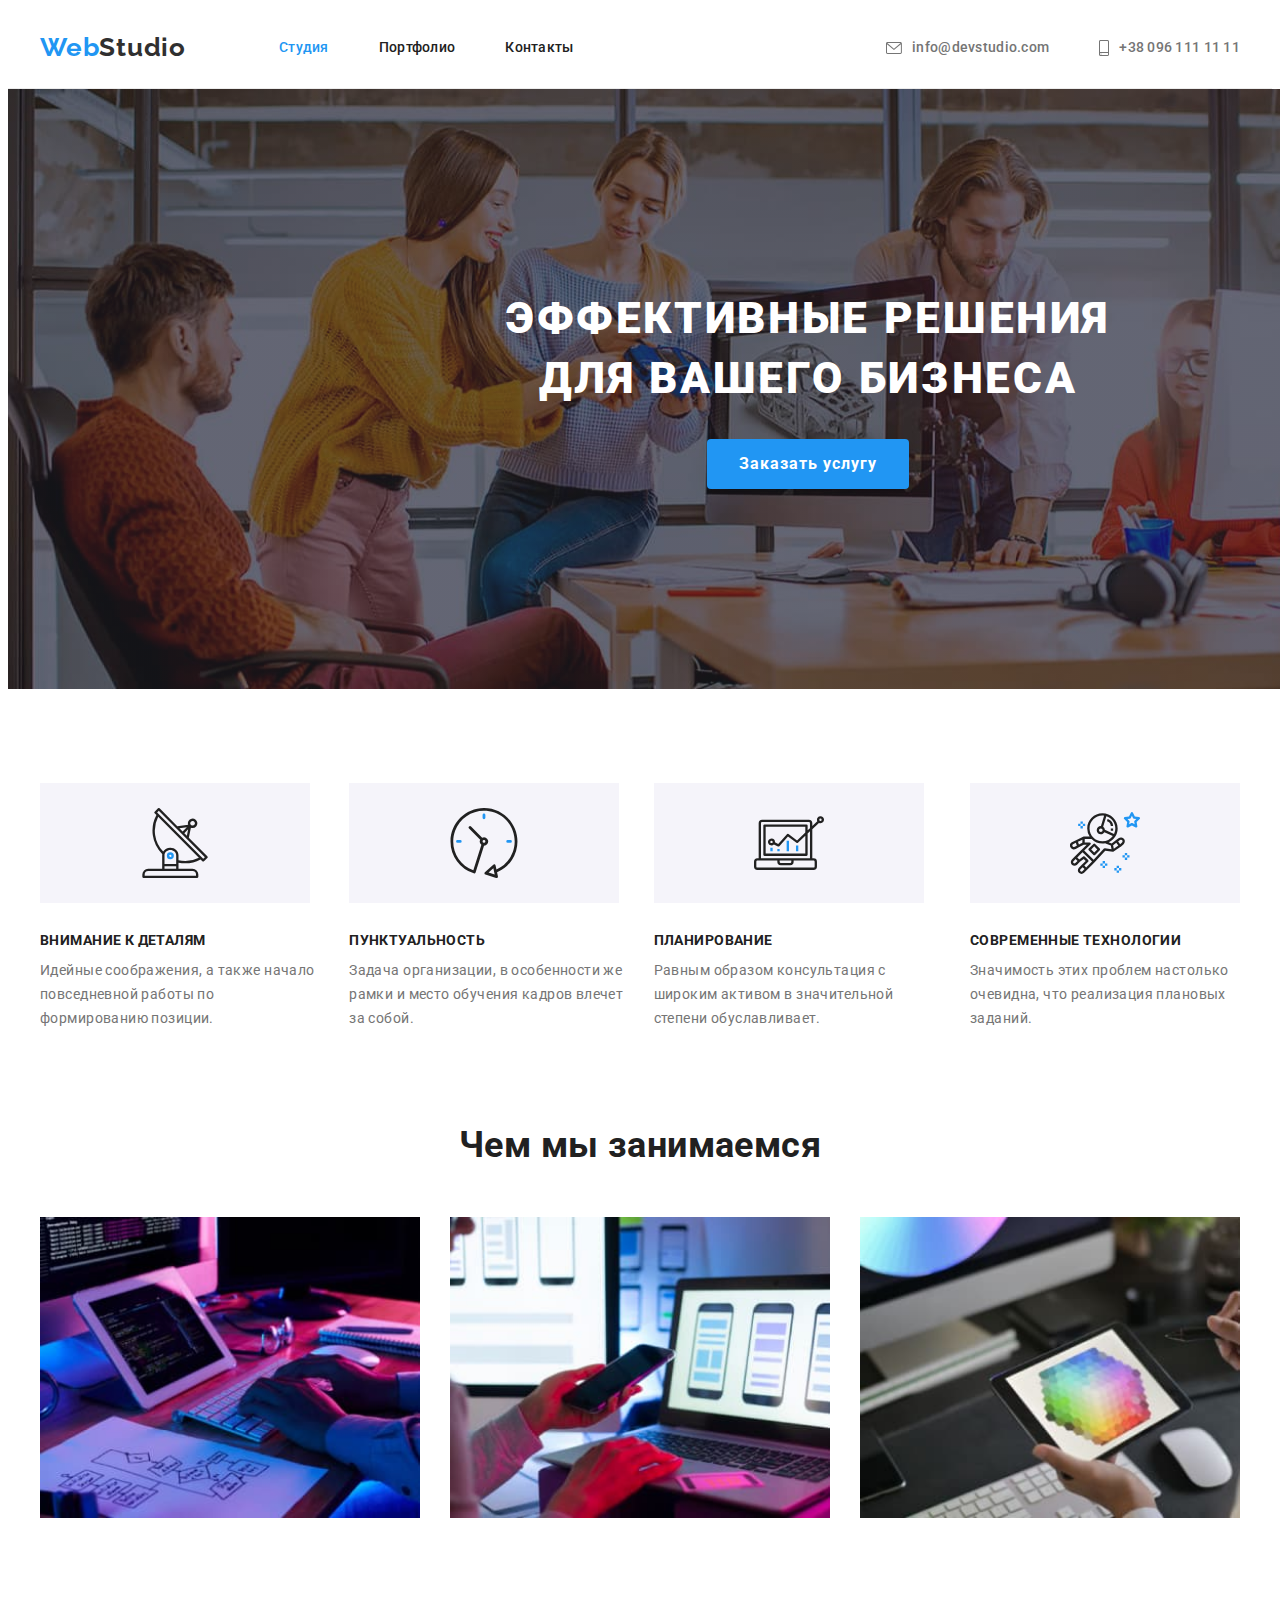
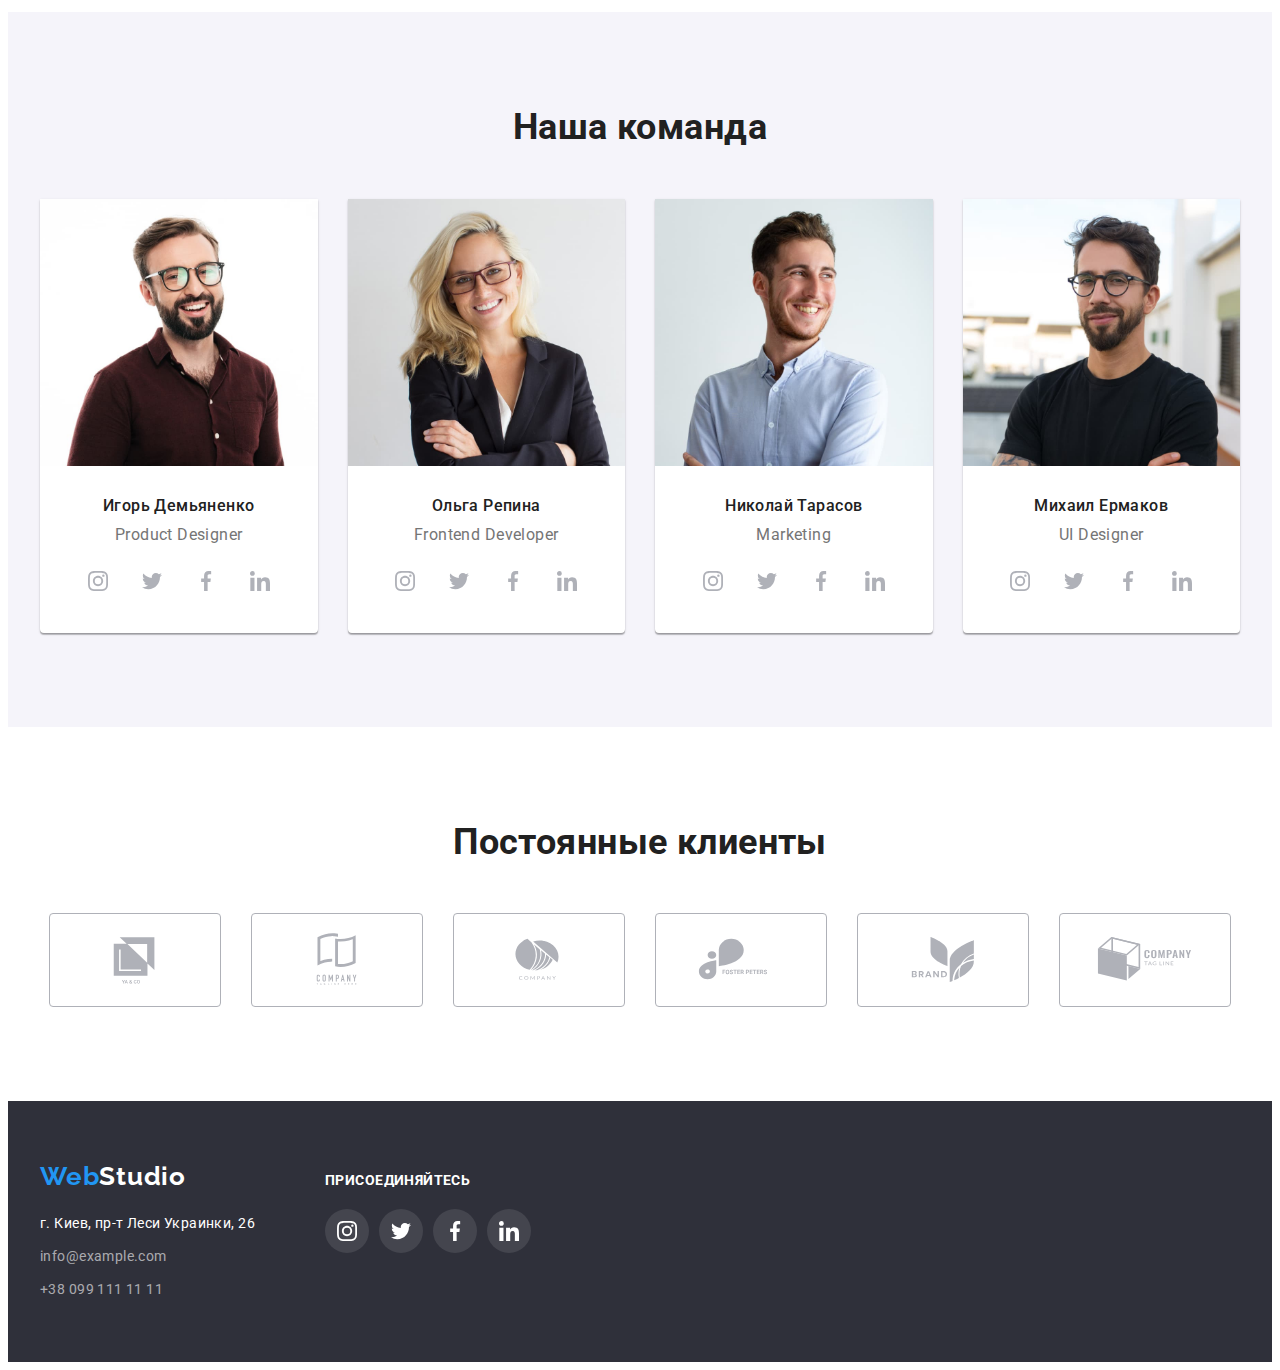
<file: index.html>
<!DOCTYPE html>
<html lang="ru">
  <head>
    <meta charset="UTF-8" />
    <meta http-equiv="X-UA-Compatible" content="IE=edge" />
    <meta name="viewport" content="width=device-width, initial-scale=1.0" />
    <link rel="preconnect" href="https://fonts.googleapis.com" />
    <link rel="preconnect" href="https://fonts.gstatic.com" crossorigin />
    <link
      href="https://fonts.googleapis.com/css2?family=Raleway:wght@700&family=Roboto:wght@400;500;700;900&display=swap"
      rel="stylesheet"
    />
    <link
      rel="stylesheet"
      href="https://cdnjs.cloudflare.com/ajax/libs/modern-normalize/1.1.0/modern-normalize.min.css"
      integrity="sha512-wpPYUAdjBVSE4KJnH1VR1HeZfpl1ub8YT/NKx4PuQ5NmX2tKuGu6U/JRp5y+Y8XG2tV+wKQpNHVUX03MfMFn9Q=="
      crossorigin="anonymous"
      referrerpolicy="no-referrer"
    />
    <link rel="stylesheet" href="./css/style.css" />
    <title>Студия</title>
  </head>
  <body>
    <header class="header">
      <div class="container">
        <nav class="header-navigation">
          <a href="" lang="en" class="header-logo link"
            >Web<span class="header-logo-bottom link">Studio</span></a
          >
          <ul class="header-list list">
            <li class="header-item">
              <a href="" class="header-link link link-active">Студия</a>
            </li>
            <li class="header-item">
              <a href="portfolio.html" class="header-link link">Портфолио</a>
            </li>
            <li class="header-item">
              <a href="" class="header-link link">Контакты</a>
            </li>
          </ul>
        </nav>
        <ul class="header-list-adress list">
          <li>
            <a href="mailto:info@devstudio.com" class="header-mail link">
              <svg class="header-soc-icon" width="16" height="12">
                <use href="./images/icons.svg#icon-velopeen"></use>
              </svg>
              info@devstudio.com</a
            >
          </li>
          <li>
            <a href="tel:+380961111111" class="header-tel link">
              <svg class="header-soc-icon" width="10" height="16">
                <use href="./images/icons.svg#icon-smartphone"></use>
              </svg>
              +38 096 111 11 11</a
            >
          </li>
        </ul>
      </div>
    </header>
    <main>
      <section class="hero">
        <div class="container">
          <h1 class="hero-title">Эффективные решения для вашего бизнеса</h1>
          <button type="button" class="hero-btn">Заказать услугу</button>
        </div>
      </section>
      <section class="characteristics">
        <div class="container">
          <h2 class="characteristics-title-main visually-hidden">
            Наши характеристики
          </h2>
          <ul class="characteristics-list list">
            <li class="characteristics-item">
              <div class="characteristics-soc">
                <svg class="characteristics-soc-icon" width="70" height="70">
                  <use href="./images/icons.svg#icon-antenna"></use>
                </svg>
              </div>

              <h3 class="characteristics-title-bottom">Внимание к деталям</h3>
              <p class="characteristics-text">
                Идейные соображения, а также начало повседневной работы по
                формированию позиции.
              </p>
            </li>
            <li class="characteristics-item">
              <div class="characteristics-soc">
                <svg class="characteristics-soc-icon" width="70" height="70">
                  <use href="./images/icons.svg#icon-clock"></use>
                </svg>
              </div>
              <h3 class="characteristics-title-bottom">Пунктуальность</h3>
              <p class="characteristics-text">
                Задача организации, в особенности же рамки и место обучения
                кадров влечет за собой.
              </p>
            </li>
            <li class="characteristics-item">
              <div class="characteristics-soc">
                <svg class="characteristics-soc-icon" width="70" height="70">
                  <use href="./images/icons.svg#icon-diagram"></use>
                </svg>
              </div>
              <h3 class="characteristics-title-bottom">Планирование</h3>
              <p class="characteristics-text">
                Равным образом консультация с широким активом в значительной
                степени обуславливает.
              </p>
            </li>
            <li class="characteristics-item">
              <div class="characteristics-soc">
                <svg class="characteristics-soc-icon" width="70" height="70">
                  <use href="./images/icons.svg#icon-astronaut"></use>
                </svg>
              </div>
              <h3 class="characteristics-title-bottom">
                Современные технологии
              </h3>
              <p class="characteristics-text">
                Значимость этих проблем настолько очевидна, что реализация
                плановых заданий.
              </p>
            </li>
          </ul>
        </div>
      </section>
      <section class="employment">
        <div class="container">
          <h2 class="employment-title">Чем мы занимаемся</h2>
          <ul class="employment-list list">
            <li class="employment-item">
              <img
                src="images/img.jpg"
                alt="верстка страници"
                width="370"
                class="employment-img"
              />
            </li>
            <li class="employment-item">
              <img
                src="images/img1.jpg"
                alt="разметка страници"
                width="370"
                class="employment-img"
              />
            </li>
            <li class="employment-item">
              <img
                src="images/img2.jpg"
                alt="графический дизайн страници"
                width="370"
                class="employment-img"
              />
            </li>
          </ul>
        </div>
      </section>
      <!-- <svg class="command-soc-icon" width="" height="">
                      <use href="./images/icons.svg#"></use>
                    </svg> -->
      <section class="command">
        <div class="container">
          <h2 class="command-title-mine">Наша команда</h2>
          <ul class="command-list list">
            <li class="command-item">
              <img
                src="images/ihor.jpg"
                alt="Игорь Демьяненко"
                width="270"
                class="command-img"
              />
              <h3 class="command-title-bottom">Игорь Демьяненко</h3>
              <p lang="en" class="command-text">Product Designer</p>
              <ul class="command-soc-list list">
                <li class="command-soc-item">
                  <a href="" class="command-soc-link">
                    <svg class="command-soc-icon" width="20" height="20">
                      <use href="./images/icons.svg#icon-instagram"></use>
                    </svg>
                  </a>
                </li>
                <li class="command-soc-item">
                  <a href="" class="command-soc-link">
                    <svg class="command-soc-icon" width="20" height="20">
                      <use href="./images/icons.svg#icon-twitter"></use>
                    </svg>
                  </a>
                </li>
                <li class="command-soc-item">
                  <a href="" class="command-soc-link">
                    <svg class="command-soc-icon" width="20" height="20">
                      <use href="./images/icons.svg#icon-facebook"></use>
                    </svg>
                  </a>
                </li>
                <li class="command-soc-item">
                  <a href="" class="command-soc-link">
                    <svg class="command-soc-icon" width="20" height="20">
                      <use href="./images/icons.svg#icon-linkedin"></use>
                    </svg>
                  </a>
                </li>
              </ul>
            </li>
            <li class="command-item">
              <img
                src="images/olha.jpg"
                alt="Ольга Репина"
                width="270"
                class="command-img"
              />
              <h3 class="command-title-bottom">Ольга Репина</h3>
              <p lang="en" class="command-text">Frontend Developer</p>
              <ul class="command-soc-list list">
                <li class="command-soc-item">
                  <a href="" class="command-soc-link">
                    <svg class="command-soc-icon" width="20" height="20">
                      <use href="./images/icons.svg#icon-instagram"></use>
                    </svg>
                  </a>
                </li>
                <li class="command-soc-item">
                  <a href="" class="command-soc-link">
                    <svg class="command-soc-icon" width="20" height="20">
                      <use href="./images/icons.svg#icon-twitter"></use>
                    </svg>
                  </a>
                </li>
                <li class="command-soc-item">
                  <a href="" class="command-soc-link">
                    <svg class="command-soc-icon" width="20" height="20">
                      <use href="./images/icons.svg#icon-facebook"></use>
                    </svg>
                  </a>
                </li>
                <li class="command-soc-item">
                  <a href="" class="command-soc-link">
                    <svg class="command-soc-icon" width="20" height="20">
                      <use href="./images/icons.svg#icon-linkedin"></use>
                    </svg>
                  </a>
                </li>
              </ul>
            </li>
            <li class="command-item">
              <img
                src="images/nikolay.jpg"
                alt="Николай Тарасов"
                width="270"
                class="command-img"
              />
              <h3 class="command-title-bottom">Николай Тарасов</h3>
              <p lang="en" class="command-text">Marketing</p>
              <ul class="command-soc-list list">
                <li class="command-soc-item">
                  <a href="" class="command-soc-link">
                    <svg class="command-soc-icon" width="20" height="20">
                      <use href="./images/icons.svg#icon-instagram"></use>
                    </svg>
                  </a>
                </li>
                <li class="command-soc-item">
                  <a href="" class="command-soc-link">
                    <svg class="command-soc-icon" width="20" height="20">
                      <use href="./images/icons.svg#icon-twitter"></use>
                    </svg>
                  </a>
                </li>
                <li class="command-soc-item">
                  <a href="" class="command-soc-link">
                    <svg class="command-soc-icon" width="20" height="20">
                      <use href="./images/icons.svg#icon-facebook"></use>
                    </svg>
                  </a>
                </li>
                <li class="command-soc-item">
                  <a href="" class="command-soc-link">
                    <svg class="command-soc-icon" width="20" height="20">
                      <use href="./images/icons.svg#icon-linkedin"></use>
                    </svg>
                  </a>
                </li>
              </ul>
            </li>
            <li class="command-item">
              <img
                src="images/mikhail.jpg"
                alt="Михаил Ермаков"
                width="270"
                class="command-img"
              />
              <h3 class="command-title-bottom">Михаил Ермаков</h3>
              <p lang="en" class="command-text">UI Designer</p>
              <ul class="command-soc-list list">
                <li class="command-soc-item">
                  <a href="" class="command-soc-link">
                    <svg class="command-soc-icon" width="20" height="20">
                      <use href="./images/icons.svg#icon-instagram"></use>
                    </svg>
                  </a>
                </li>
                <li class="command-soc-item">
                  <a href="" class="command-soc-link">
                    <svg class="command-soc-icon" width="20" height="20">
                      <use href="./images/icons.svg#icon-twitter"></use>
                    </svg>
                  </a>
                </li>
                <li class="command-soc-item">
                  <a href="" class="command-soc-link">
                    <svg class="command-soc-icon" width="20" height="20">
                      <use href="./images/icons.svg#icon-facebook"></use>
                    </svg>
                  </a>
                </li>
                <li class="command-soc-item">
                  <a href="" class="command-soc-link">
                    <svg class="command-soc-icon" width="20" height="20">
                      <use href="./images/icons.svg#icon-linkedin"></use>
                    </svg>
                  </a>
                </li>
              </ul>
            </li>
          </ul>
        </div>
      </section>
      <section class="clients">
        <h2 class="clients-title">Постоянные клиенты</h2>
        <ul class="clients-list list">
          <li class="clients-item">
            <a href="" class="clients-link">
              <svg class="clients-soc-icon" width="106" height="60">
                <use href="./images/icons.svg#icon-Logo"></use>
              </svg>
            </a>
          </li>
          <li class="clients-item">
            <a href="" class="clients-link">
              <svg class="clients-soc-icon" width="106" height="60">
                <use href="./images/icons.svg#icon-Logo-1"></use>
              </svg>
            </a>
          </li>
          <li class="clients-item">
            <a href="" class="clients-link">
              <svg class="clients-soc-icon" width="106" height="60">
                <use href="./images/icons.svg#icon-Logo-2"></use>
              </svg>
            </a>
          </li>
          <li class="clients-item">
            <a href="" class="clients-link">
              <svg class="clients-soc-icon" width="106" height="60">
                <use href="./images/icons.svg#icon-Logo-3"></use>
              </svg>
            </a>
          </li>
          <li class="clients-item">
            <a href="" class="clients-link">
              <svg class="clients-soc-icon" width="106" height="60">
                <use href="./images/icons.svg#icon-Logo-4"></use>
              </svg>
            </a>
          </li>
          <li class="clients-item">
            <a href="" class="clients-link link">
              <svg class="clients-soc-icon" width="106" height="60">
                <use href="./images/icons.svg#icon-Logo-5"></use>
              </svg>
            </a>
          </li>
        </ul>
      </section>
    </main>

    <footer class="footer">
      <div class="container">
        <div class="footer-link">
          <a href="" lang="en" class="footer-logo link"
            >Web<span class="footer-logo-bottom">Studio</span></a
          >
          <address class="footer-address">
            <ul class="footer-list list">
              <li class="footer-item">
                <a
                  href="https://goo.gl/maps/c82AYFXfid1aYT6A9"
                  target="blank"
                  rel="noopener noreferrer nofollow"
                  class="footer-link-adress link"
                  >г. Киев, пр-т Леси Украинки, 26</a
                >
              </li>
              <li>
                <a href="mailto:info@example.com" class="footer-link-mail link"
                  >info@example.com</a
                >
              </li>
              <li>
                <a href="tel:+380991111111" class="footer-link-tel link"
                  >+38 099 111 11 11</a
                >
              </li>
            </ul>
          </address>
        </div>
        <div class="footer-icon">
          <p class="footer-title">присоединяйтесь</p>
          <ul class="footer-soc-list list">
            <li class="footer-soc-item">
              <a href="" class="footer-soc-link">
                <svg class="footer-soc-icon" width="20" height="20">
                  <use href="./images/icons.svg#icon-instagram"></use>
                </svg>
              </a>
            </li>
            <li class="footer-soc-item">
              <a href="" class="footer-soc-link">
                <svg class="footer-soc-icon" width="20" height="20">
                  <use href="./images/icons.svg#icon-twitter"></use>
                </svg>
              </a>
            </li>
            <li class="footer-soc-item">
              <a href="" class="footer-soc-link">
                <svg class="footer-soc-icon" width="20" height="20">
                  <use href="./images/icons.svg#icon-facebook"></use>
                </svg>
              </a>
            </li>
            <li class="footer-soc-item">
              <a href="" class="footer-soc-link">
                <svg class="footer-soc-icon" width="20" height="20">
                  <use href="./images/icons.svg#icon-linkedin"></use>
                </svg>
              </a>
            </li>
          </ul>
        </div>
      </div>
    </footer>
  </body>
</html>
</file>
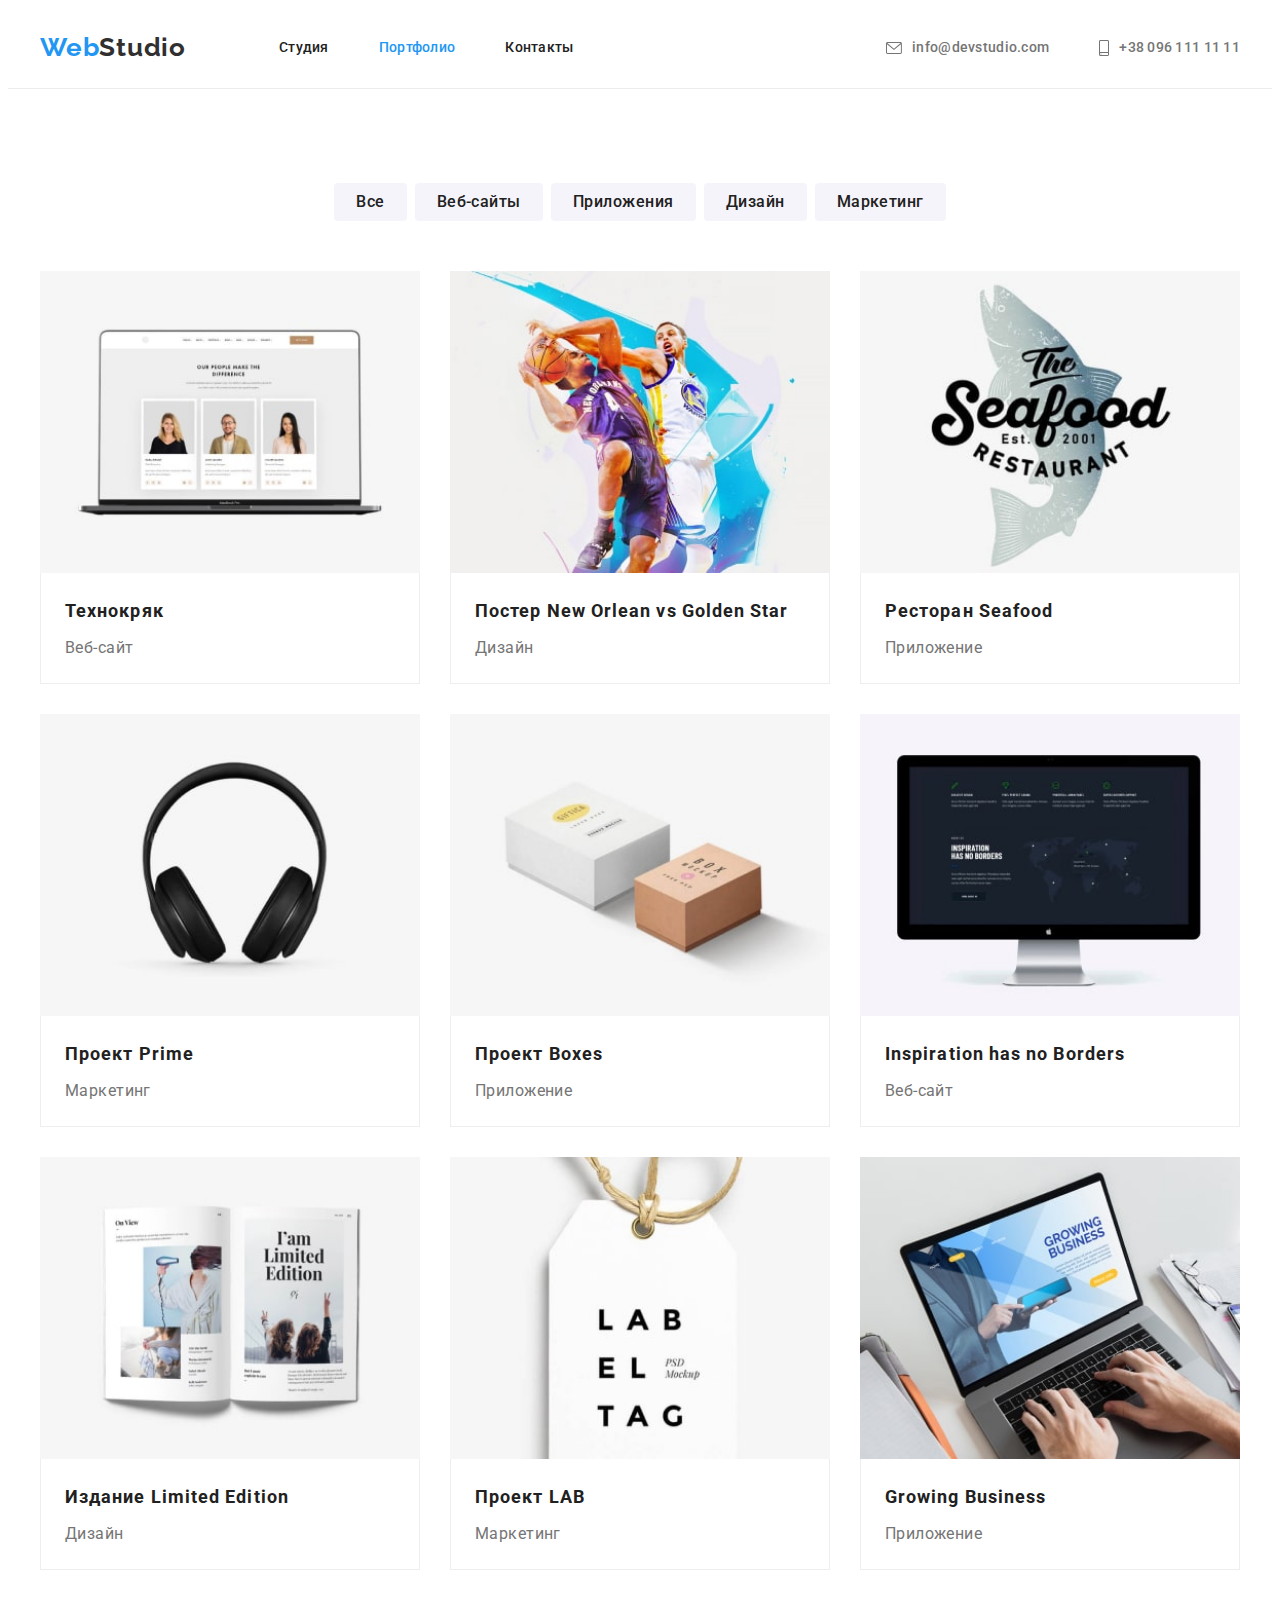
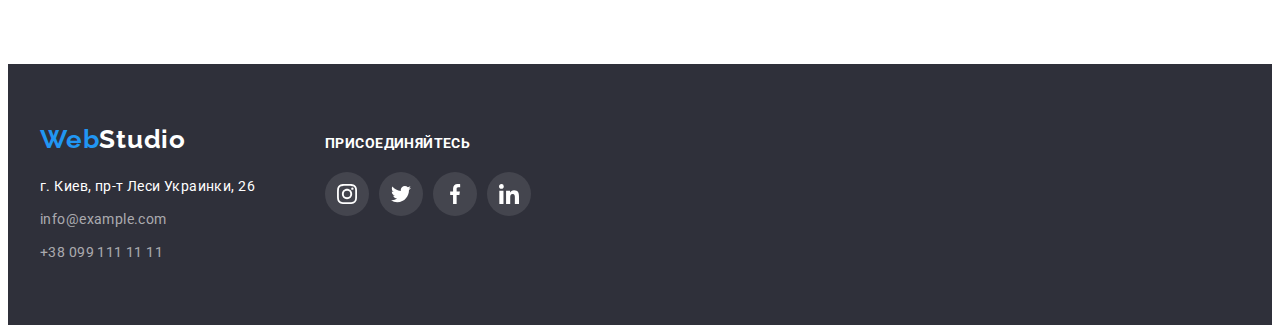
<file: portfolio.html>
<!DOCTYPE html>
<html lang="ru">
  <head>
    <meta charset="UTF-8" />
    <meta http-equiv="X-UA-Compatible" content="IE=edge" />
    <meta name="viewport" content="width=device-width, initial-scale=1.0" />
    <link rel="preconnect" href="https://fonts.googleapis.com" />
    <link rel="preconnect" href="https://fonts.gstatic.com" crossorigin />
    <link
      href="https://fonts.googleapis.com/css2?family=Raleway:wght@700&family=Roboto:wght@400;500;700;900&display=swap"
      rel="stylesheet"
    />
    <link
      rel="stylesheet"
      href="https://cdnjs.cloudflare.com/ajax/libs/modern-normalize/1.1.0/modern-normalize.min.css"
      integrity="sha512-wpPYUAdjBVSE4KJnH1VR1HeZfpl1ub8YT/NKx4PuQ5NmX2tKuGu6U/JRp5y+Y8XG2tV+wKQpNHVUX03MfMFn9Q=="
      crossorigin="anonymous"
      referrerpolicy="no-referrer"
    />
    <link rel="stylesheet" href="./css/style.css" />
    <title>Портфолио</title>
  </head>
  <body>
    <header class="header">
      <div class="container">
        <nav class="header-navigation">
          <a href="" lang="en" class="header-logo link"
            >Web<span class="header-logo-bottom link">Studio</span></a
          >
          <ul class="header-list list">
            <li class="header-item">
              <a href="index.html" class="header-link link">Студия</a>
            </li>
            <li class="header-item">
              <a href="" class="header-link link link-active">Портфолио</a>
            </li>
            <li class="header-item">
              <a href="" class="header-link link">Контакты</a>
            </li>
          </ul>
        </nav>
        <ul class="header-list-adress list">
          <li>
            <a href="mailto:info@devstudio.com" class="header-mail link">
              <svg class="header-soc-icon" width="16" height="12">
                <use href="./images/icons.svg#icon-velopeen"></use>
              </svg>
              info@devstudio.com</a
            >
          </li>
          <li>
            <a href="tel:+380961111111" class="header-tel link">
              <svg class="header-soc-icon" width="10" height="16">
                <use href="./images/icons.svg#icon-smartphone"></use>
              </svg>
              +38 096 111 11 11</a
            >
          </li>
        </ul>
      </div>
    </header>
    <main>
      <section class="employmen">
        <div class="container">
          <h1 class="employmen-title visually-hidden">Чем мы занимаемся</h1>
          <ul class="employmen-list list">
            <li class="employmen-item">
              <button type="button" class="employmen-btn">Все</button>
            </li>
            <li class="employmen-item">
              <button type="button" class="employmen-btn">Веб-сайты</button>
            </li>
            <li class="employmen-item">
              <button type="button" class="employmen-btn">Приложения</button>
            </li>
            <li class="employmen-item">
              <button type="button" class="employmen-btn">Дизайн</button>
            </li>
            <li class="employmen-item">
              <button type="button" class="employmen-btn">Маркетинг</button>
            </li>
          </ul>
          <ul class="employmen-list-bottom list">
            <li class="employmen-item-bottom">
              <a href="" class="employmen-link link">
                <img
                  src="./images/imgmin.jpg"
                  alt="ноутбук"
                  width="370"
                  class="employmen-img"
                />
                <div class="employmen-content">
                  <h2 class="employmen-title-bottom">Технокряк</h2>
                  <p class="employmen-text">Веб-сайт</p>
                </div>
              </a>
            </li>
            <li class="employmen-item-bottom">
              <a href="" class="employmen-link link"
                ><img
                  src="./images/img1min.jpg"
                  alt="баскетбол"
                  width="370"
                  class="employmen-img"
                />
                <div class="employmen-content">
                  <h2 class="employmen-title-bottom">
                    Постер <span lang="en">New Orlean vs Golden Star</span>
                  </h2>
                  <p class="employmen-text">Дизайн</p>
                </div>
              </a>
            </li>
            <li class="employmen-item-bottom">
              <a href="" class="employmen-link link"
                ><img
                  src="./images/img2min.jpg"
                  alt="логотип"
                  width="370"
                  class="employmen-img"
                />
                <div class="employmen-content">
                  <h2 class="employmen-title-bottom">
                    Ресторан <span lang="en">Seafood</span>
                  </h2>
                  <p class="employmen-text">Приложение</p>
                </div>
              </a>
            </li>
            <li class="employmen-item-bottom">
              <a href="" class="employmen-link link">
                <img
                  src="./images/img3min.jpg"
                  alt="наушники"
                  width="370"
                  class="employmen-img"
                />
                <div class="employmen-content">
                  <h2 class="employmen-title-bottom">
                    Проект <span lang="en">Prime</span>
                  </h2>
                  <p class="employmen-text">Маркетинг</p>
                </div>
              </a>
            </li>
            <li class="employmen-item-bottom">
              <a href="" class="employmen-link link"
                ><img
                  src="./images/img4min.jpg"
                  alt="коробочки"
                  width="370"
                  class="employmen-img"
                />
                <div class="employmen-content">
                  <h2 class="employmen-title-bottom">
                    Проект <span lang="en">Boxes</span>
                  </h2>
                  <p class="employmen-text">Приложение</p>
                </div>
              </a>
            </li>
            <li class="employmen-item-bottom">
              <a href="" class="employmen-link link"
                ><img
                  src="./images/img5min.jpg"
                  alt="монитор"
                  width="370"
                  class="employmen-img"
                />
                <div class="employmen-content">
                  <h2 lang="en" class="employmen-title-bottom">
                    Inspiration has no Borders
                  </h2>
                  <p class="employmen-text">Веб-сайт</p>
                </div>
              </a>
            </li>
            <li class="employmen-item-bottom">
              <a href="" class="employmen-link link"
                ><img
                  src="./images/img6min.jpg"
                  alt="книга"
                  width="370"
                  class="employmen-img"
                />
                <div class="employmen-content">
                  <h2 class="employmen-title-bottom">
                    Издание <span lang="en">Limited Edition</span>
                  </h2>
                  <p class="employmen-text">Дизайн</p>
                </div>
              </a>
            </li>
            <li class="employmen-item-bottom">
              <a href="" class="employmen-link link"
                ><img
                  src="./images/img7min.jpg"
                  alt="бирка"
                  width="370"
                  class="employmen-img"
                />
                <div class="employmen-content">
                  <h2 class="employmen-title-bottom">
                    Проект <span lang="en">LAB</span>
                  </h2>
                  <p class="employmen-text">Маркетинг</p>
                </div>
              </a>
            </li>
            <li class="employmen-item-bottom">
              <a href="" class="employmen-link link"
                ><img
                  src="./images/img8min.jpg"
                  alt="ноутбук2"
                  width="370"
                  class="employmen-img"
                />
                <div class="employmen-content">
                  <h2 lang="en" class="employmen-title-bottom">
                    Growing Business
                  </h2>
                  <p class="employmen-text">Приложение</p>
                </div>
              </a>
            </li>
          </ul>
        </div>
      </section>
    </main>
    <footer class="footer">
      <div class="container">
        <div class="footer-link">
          <a href="" lang="en" class="footer-logo link"
            >Web<span class="footer-logo-bottom">Studio</span></a
          >
          <address class="footer-address">
            <ul class="footer-list list">
              <li class="footer-item">
                <a
                  href="https://goo.gl/maps/c82AYFXfid1aYT6A9"
                  target="blank"
                  rel="noopener noreferrer nofollow"
                  class="footer-link-adress link"
                  >г. Киев, пр-т Леси Украинки, 26</a
                >
              </li>
              <li>
                <a href="mailto:info@example.com" class="footer-link-mail link"
                  >info@example.com</a
                >
              </li>
              <li>
                <a href="tel:+380991111111" class="footer-link-tel link"
                  >+38 099 111 11 11</a
                >
              </li>
            </ul>
          </address>
        </div>
        <div class="footer-icon">
          <h2 class="footer-title">присоединяйтесь</h2>
          <ul class="footer-soc-list list">
            <li class="footer-soc-item">
              <a href="" class="footer-soc-link">
                <svg class="footer-soc-icon" width="20" height="20">
                  <use href="./images/icons.svg#icon-instagram"></use>
                </svg>
              </a>
            </li>
            <li class="footer-soc-item">
              <a href="" class="footer-soc-link">
                <svg class="footer-soc-icon" width="20" height="20">
                  <use href="./images/icons.svg#icon-twitter"></use>
                </svg>
              </a>
            </li>
            <li class="footer-soc-item">
              <a href="" class="footer-soc-link">
                <svg class="footer-soc-icon" width="20" height="20">
                  <use href="./images/icons.svg#icon-facebook"></use>
                </svg>
              </a>
            </li>
            <li class="footer-soc-item">
              <a href="" class="footer-soc-link">
                <svg class="footer-soc-icon" width="20" height="20">
                  <use href="./images/icons.svg#icon-linkedin"></use>
                </svg>
              </a>
            </li>
          </ul>
        </div>
      </div>
    </footer>
  </body>
</html>
</file>
<file: css/style.css>
:root {
  --bottom-title-color: #212121;
  --active-link-color: #2196f3;
  --header-logo-color: #303030;
  --header-mail-tel-body-color: #757575;
  --title-link-color: #ffffff;
  --footer-mail-tel-color: rgba(255, 255, 255, 0.6);
  --footer-background-color: #2f303a;
}

body {
  font-family: "Roboto", sans-serif;
  background-color: var(--title-link-color);
  font-size: 14px;
  letter-spacing: 0.03em;
  color: var(--header-mail-tel-body-color);
}

h1,
h2,
h3,
h4,
h5,
h6,
p {
  margin: 0;
}

img {
  display: block;
  width: 100%;
  height: auto;
}

.container {
  width: 1200px;
  margin: 0 auto;
  padding-left: 15px;
  padding-right: 15px;
  /* outline: 1px solid red; */
}

.link {
  text-decoration: none;
}

.list {
  list-style: none;
  margin: 0;
  padding: 0;
}

.visually-hidden {
  position: absolute;
  white-space: nowrap;
  width: 1px;
  height: 1px;
  overflow: hidden;
  border: 0;
  padding: 0;
  clip: rect(0 0 0 0);
  clip-path: inset(50%);
  margin: -1px;
}

/* ----------------------------------студия-------------------------- */

/* !------------header-----------! */

.header {
  border-bottom: 1px solid #ececec;
}

.header .container {
  display: flex;
  align-items: center;
}

.header-logo {
  font-family: "Raleway";
  font-weight: 700;
  font-size: 26px;
  line-height: 1.19;
  letter-spacing: 0.03em;
  color: var(--active-link-color);
  margin-right: 93px;
  padding-top: 24px;
  padding-bottom: 25px;
}
.header-logo-bottom {
  font-family: "Raleway";
  font-weight: 700;
  font-size: 26px;
  line-height: 1.19;
  letter-spacing: 0.03em;
  color: var(--header-logo-color);
}

.header-list {
  display: flex;
}

.header-navigation {
  display: flex;
  align-items: center;
}

.header-list-adress {
  display: flex;
  margin-left: auto;
}

.header-item:not(:last-child) {
  margin-right: 50px;
}

.header-link {
  font-family: inherit;
  font-weight: 500;
  font-size: 14px;
  line-height: 1.14;
  letter-spacing: 0.02em;
  color: var(--bottom-title-color);
  padding: 20px 0;
}
.link-active {
  color: var(--active-link-color);
}

.header-link:hover,
.header-link:focus {
  font-family: inherit;
  font-weight: 500;
  font-size: 14px;
  line-height: 1.14;
  letter-spacing: 0.02em;
  color: var(--active-link-color);
}

.header-mail {
  font-family: inherit;
  font-weight: 500;
  font-size: 14px;
  line-height: 1.14;
  letter-spacing: 0.02em;
  color: var(--header-mail-tel-body-color);
  padding: 20px 0;
}

.header-mail:hover,
.header-mail:focus {
  font-family: inherit;
  font-weight: 500;
  font-size: 14px;
  line-height: 1.14;
  letter-spacing: 0.02em;
  color: var(--active-link-color);
}

.header-tel {
  font-family: inherit;
  font-weight: 500;
  font-size: 14px;
  line-height: 1.14;
  letter-spacing: 0.02em;
  color: var(--header-mail-tel-body-color);
  margin-left: 50px;
  padding: 20px 0;
}

.header-tel:hover,
.header-tel:focus {
  font-family: inherit;
  font-weight: 500;
  font-size: 14px;
  line-height: 1.14;
  letter-spacing: 0.02em;
  color: var(--active-link-color);
}

.header-mail,
.header-tel {
  display: flex;
  align-items: center;
}

.header-soc-icon {
  margin-right: 10px;
  fill: currentColor;
}

/* ----------------hero------------------- */

.hero {
  padding-top: 200px;
  padding-bottom: 200px;
  background-color: #2f303a;
  background-image: linear-gradient(
      rgba(47, 48, 58, 0.4),
      rgba(47, 48, 58, 0.4)
    ),
    url(../images/herobg.jpg);
  background-repeat: no-repeat;
  width: 1600px;
  margin: 0 auto;
}

.hero-title {
  width: 696px;
  margin: 0 auto;
  font-weight: 900;
  font-size: 44px;
  line-height: 1.36;
  text-align: center;
  letter-spacing: 0.06em;
  text-transform: uppercase;
  color: var(--title-link-color);
  margin-bottom: 30px;
}

.hero-btn {
  font-family: inherit;
  background-color: var(--active-link-color);
  font-weight: 700;
  font-size: 16px;
  line-height: 1.88;
  display: flex;
  align-items: center;
  text-align: center;
  letter-spacing: 0.06em;
  color: var(--title-link-color);
  cursor: pointer;
  padding: 10px 32px;
  border-radius: 4px;
  margin: 0 auto;
  box-shadow: 0px 4px 4px rgba(0, 0, 0, 0.15);
  border: none;
}

/* ----------characteristics---------- */

.characteristics {
  padding: 94px 0;
}

.characteristics-list {
  display: flex;
  margin-left: -30px;
}

.characteristics-item {
  flex-basis: calc((100% -120px) / 4);
  margin-left: 30px;
}

.characteristics-soc {
  width: 270px;
  height: 120px;
  background-color: #f5f4fa;
  margin-bottom: 30px;
  display: flex;
  justify-content: center;
  align-items: center;
}

.characteristics-title-bottom {
  font-size: 14px;
  font-weight: 700;
  line-height: 1.14;
  text-transform: uppercase;
  color: var(--bottom-title-color);
  margin-bottom: 10px;
}

.characteristics-text {
  line-height: 1.71;
}

/* ----------employment---------- */

.employment {
  padding-top: 0;
  padding-bottom: 94px;
}

.employment-title {
  font-weight: 700;
  font-size: 36px;
  line-height: 1.17;
  text-align: center;
  color: var(--bottom-title-color);
  margin-bottom: 50px;
}

.employment-list {
  display: flex;
  margin-left: -30px;
}

.employment-item {
  flex-basis: calc((100% - 90px) / 3);
  margin-left: 30px;
}

/* ----------command----------- */

.command {
  background: #f5f4fa;
  padding: 94px 0;
}

.command-title-mine {
  font-weight: 700;
  font-size: 36px;
  line-height: 1.17;
  text-align: center;
  color: var(--bottom-title-color);
  margin-bottom: 50px;
}

.command-list {
  display: flex;
  margin-left: -30px;
}

.command-item {
  flex-basis: calc((100% - 120px) / 4);
  margin-left: 30px;
  box-shadow: 0px 1px 3px rgba(0, 0, 0, 0.12), 0px 1px 1px rgba(0, 0, 0, 0.14),
    0px 2px 1px rgba(0, 0, 0, 0.2);
  border-radius: 0px 0px 4px 4px;
  background-color: var(--title-link-color);
}

.command-img {
  margin-bottom: 30px;
  height: auto;
}

.command-title-bottom {
  font-weight: 500;
  font-size: 16px;
  line-height: 1.19;
  text-align: center;
  color: var(--bottom-title-color);
  margin-bottom: 10px;
}

.command-text {
  font-size: 16px;
  line-height: 1.19;
  margin-bottom: 15px;
  text-align: center;
}

.command-soc-list {
  display: flex;
  justify-content: center;
  margin-bottom: 30px;
}

.command-soc-item:not(:last-child) {
  margin-right: 10px;
}

.command-soc-link {
  width: 44px;
  height: 44px;
  background-color: var(--title-link-color);
  border-radius: 50%;
  display: flex;
  justify-content: center;
  align-items: center;
  color: #afb1b8;
}

.command-soc-icon {
  fill: currentColor;
}

.command-soc-link:hover,
.command-soc-link:focus {
  background-color: var(--active-link-color);
  color: var(--title-link-color);
}

/* ----------clients---------- */
.clients {
  padding: 94px 0;
}

.clients-title {
  font-weight: 700;
  font-size: 36px;
  line-height: 1.17;
  text-align: center;
  color: var(--bottom-title-color);
  margin: 0 auto 50px;
}

.clients-list {
  display: flex;
  justify-content: center;
}

.clients-item:not(:last-child) {
  margin-right: 30px;
  display: flex;
}

.clients-link {
  width: 170px;
  height: 92px;
  display: flex;
  justify-content: center;
  align-items: center;
  background-color: var(--title-link-color);
  border: 1px solid #afb1b8;
  border-radius: 4px;
  color: #afb1b8;
}

.clients-soc-icon {
  fill: currentColor;
}

.clients-link:focus,
.clients-link:hover {
  background-color: var(--title-link-color);
  color: var(--active-link-color);
  border: 1px solid var(--active-link-color);
}

/* ----------footer---------- */

.footer {
  background-color: var(--footer-background-color);
  padding-bottom: 60px;
  padding-top: 60px;
}

.footer-logo {
  font-family: "Raleway";
  font-weight: 700;
  font-size: 26px;
  line-height: 1.19;
  letter-spacing: 0.03em;
  display: block;
  color: var(--active-link-color);
  margin-bottom: 20px;
}

.footer-logo-bottom {
  font-family: "Raleway";
  font-weight: 700;
  font-size: 26px;
  line-height: 1.19;
  letter-spacing: 0.03em;
  color: var(--title-link-color);
}

.footer-link-adress {
  font-family: inherit;
  font-style: normal;
  font-size: 14px;
  line-height: 1.71;
  letter-spacing: 0.03em;
  display: block;
  color: var(--title-link-color);
  margin-bottom: 9px;
}

.footer-link-adress:hover,
.footer-link-adress:focus {
  font-family: inherit;
  font-style: normal;
  font-size: 14px;
  line-height: 1.71;
  letter-spacing: 0.03em;
  color: var(--active-link-color);
}

.footer-link-mail {
  font-family: inherit;
  font-style: normal;
  font-size: 14px;
  line-height: 1.71;
  letter-spacing: 0.03em;
  display: block;
  color: var(--footer-mail-tel-color);
  margin-bottom: 9px;
}

.footer-link-mail:hover,
.footer-link-mail:focus {
  font-family: inherit;
  font-style: normal;
  font-size: 14px;
  line-height: 1.71;
  letter-spacing: 0.03em;
  color: var(--active-link-color);
}

.footer-link-tel {
  font-family: inherit;
  font-style: normal;
  font-size: 14px;
  line-height: 1.71;

  letter-spacing: 0.03em;
  color: var(--footer-mail-tel-color);
}

.footer-link-tel:hover,
.footer-link-tel:focus {
  font-family: inherit;
  font-style: normal;
  font-size: 14px;
  line-height: 1.71;
  letter-spacing: 0.03em;
  color: var(--active-link-color);
}

.footer .container {
  display: flex;
  align-items: baseline;
}

.footer-icon {
  margin-left: 70px;
}

.footer-title {
  font-weight: 700;
  font-size: inherit;
  line-height: 1.14;
  text-transform: uppercase;
  color: var(--title-link-color);
  margin-bottom: 20px;
}

.footer-soc-list {
  display: flex;
}

.footer-soc-item:not(:last-child) {
  margin-right: 10px;
}

.footer-soc-link {
  width: 44px;
  height: 44px;
  background-color: rgba(255, 255, 255, 0.1);
  border-radius: 50%;
  display: flex;
  justify-content: center;
  align-items: center;
  color: var(--title-link-color);
}

.footer-soc-icon {
  fill: currentColor;
}

.footer-soc-link:hover,
.footer-soc-link:focus {
  background-color: var(--active-link-color);
}

/* -----------------------------------портфолио--------------------------- */

.employmen {
  padding: 94px 0;
}

.employmen-list {
  display: flex;
  justify-content: center;
  margin-bottom: 50px;
}

.employmen-item:not(:last-child) {
  margin-right: 8px;
}

.employmen-btn {
  font-family: inherit;
  font-weight: 500;
  font-size: 16px;
  line-height: 1.62;
  text-align: center;
  letter-spacing: 0.03em;
  color: var(--bottom-title-color);
  background-color: var(--title-link-color);
  cursor: pointer;
  padding: 6px 22px;
  background-color: #f5f4fa;
  border-radius: 4px;
  border: none;
}

.employmen-btn:hover,
.employmen-btn:focus {
  font-family: inherit;
  font-weight: 500;
  font-size: 16px;
  line-height: 1.62;
  text-align: center;
  letter-spacing: 0.03em;
  color: var(--title-link-color);
  background-color: var(--active-link-color);
  box-shadow: 0px 3px 1px rgba(0, 0, 0, 0.1), 0px 1px 2px rgba(0, 0, 0, 0.08),
    0px 2px 2px rgba(0, 0, 0, 0.12);
}

.employmen-link {
  display: block;
}

.employmen-link:hover {
  box-shadow: 0px 1px 1px rgba(0, 0, 0, 0.12), 0px 4px 4px rgba(0, 0, 0, 0.06),
    1px 4px 6px rgba(0, 0, 0, 0.16);
}

.employmen-content {
  border-left: 1px solid #eeeeee;
  border-right: 1px solid #eeeeee;
  border-bottom: 1px solid #eeeeee;
  padding: 20px 24px;
}

.employmen-list-bottom {
  display: flex;
  flex-wrap: wrap;
  margin-left: -30px;
  margin-bottom: -30px;
}

.employmen-item-bottom {
  width: calc((100% / 3 - 30px));
  margin-left: 30px;
  margin-bottom: 30px;
}

.employmen-title-bottom {
  font-weight: 700;
  font-size: 18px;
  line-height: 2;
  letter-spacing: 0.06em;
  color: var(--bottom-title-color);
  margin-bottom: 4px;
}

.employmen-text {
  font-size: 16px;
  line-height: 1.88;
  color: var(--header-mail-tel-body-color);
}
</file>
